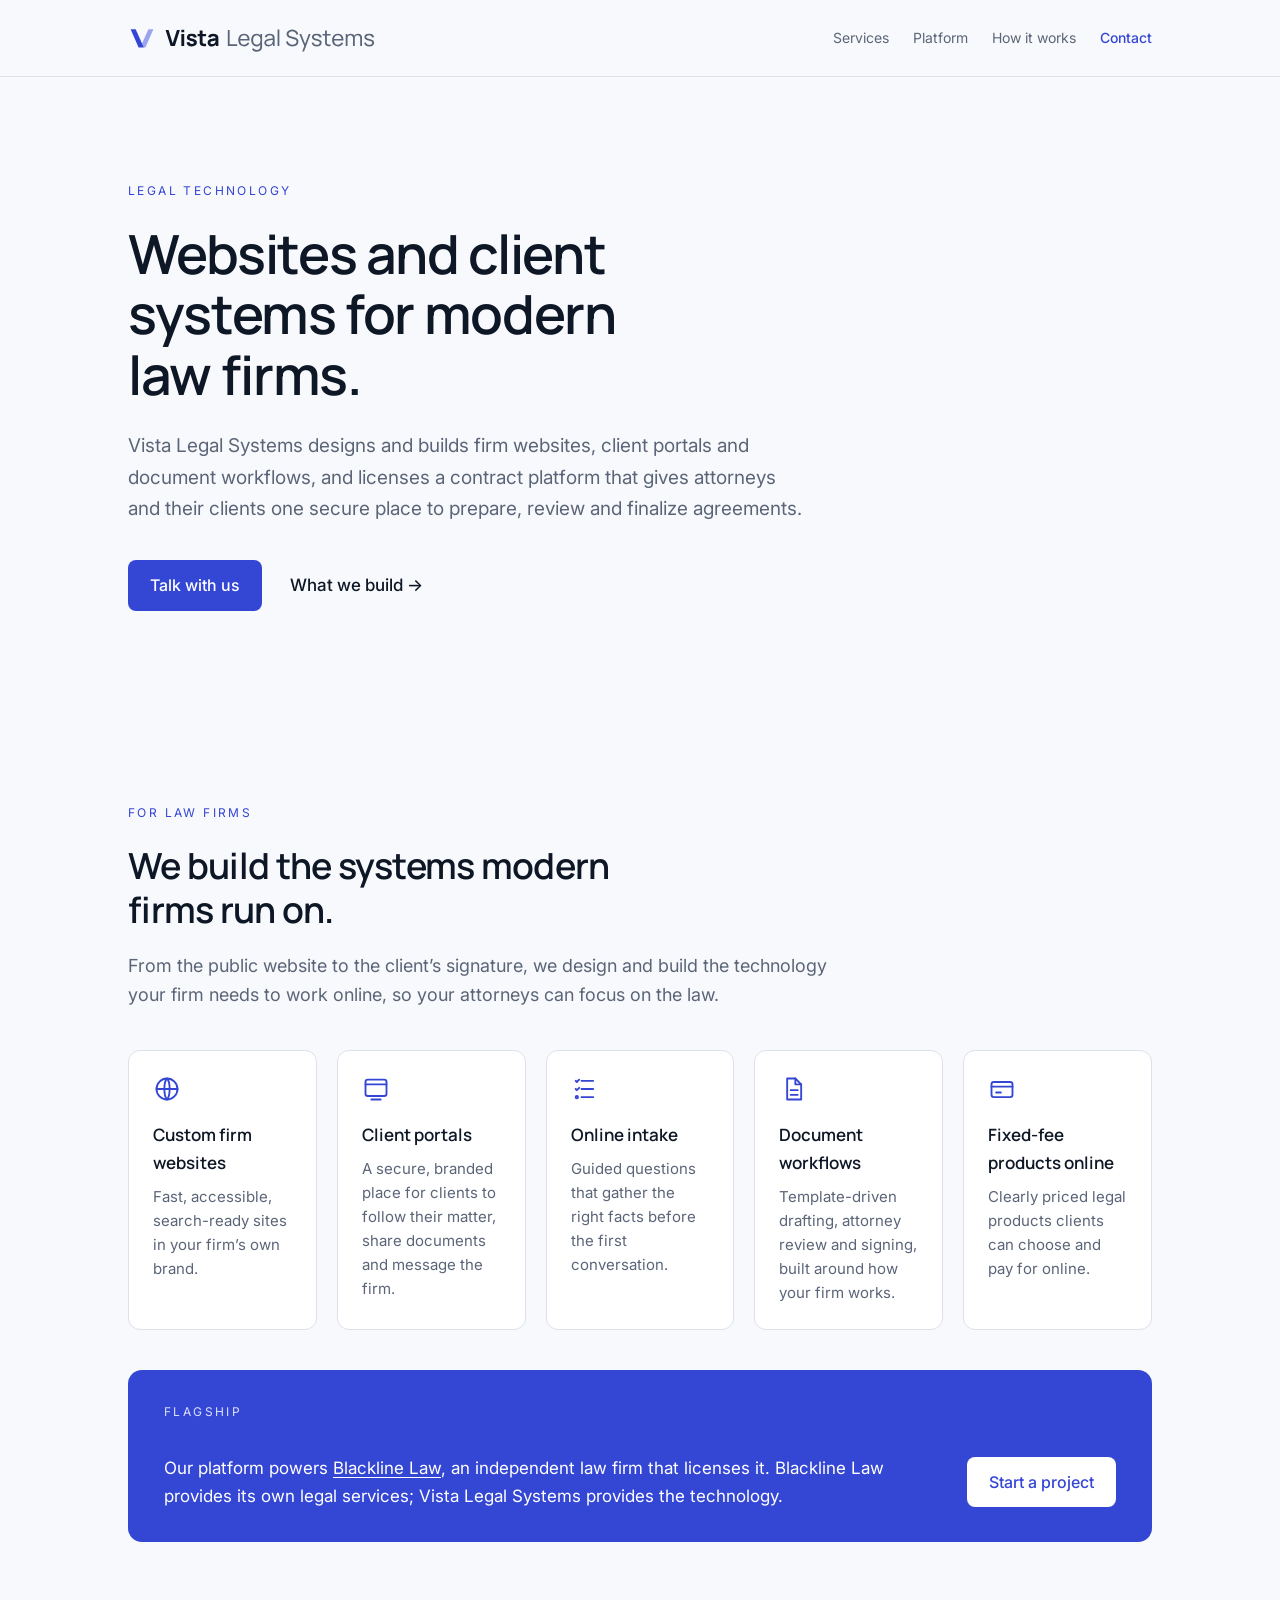
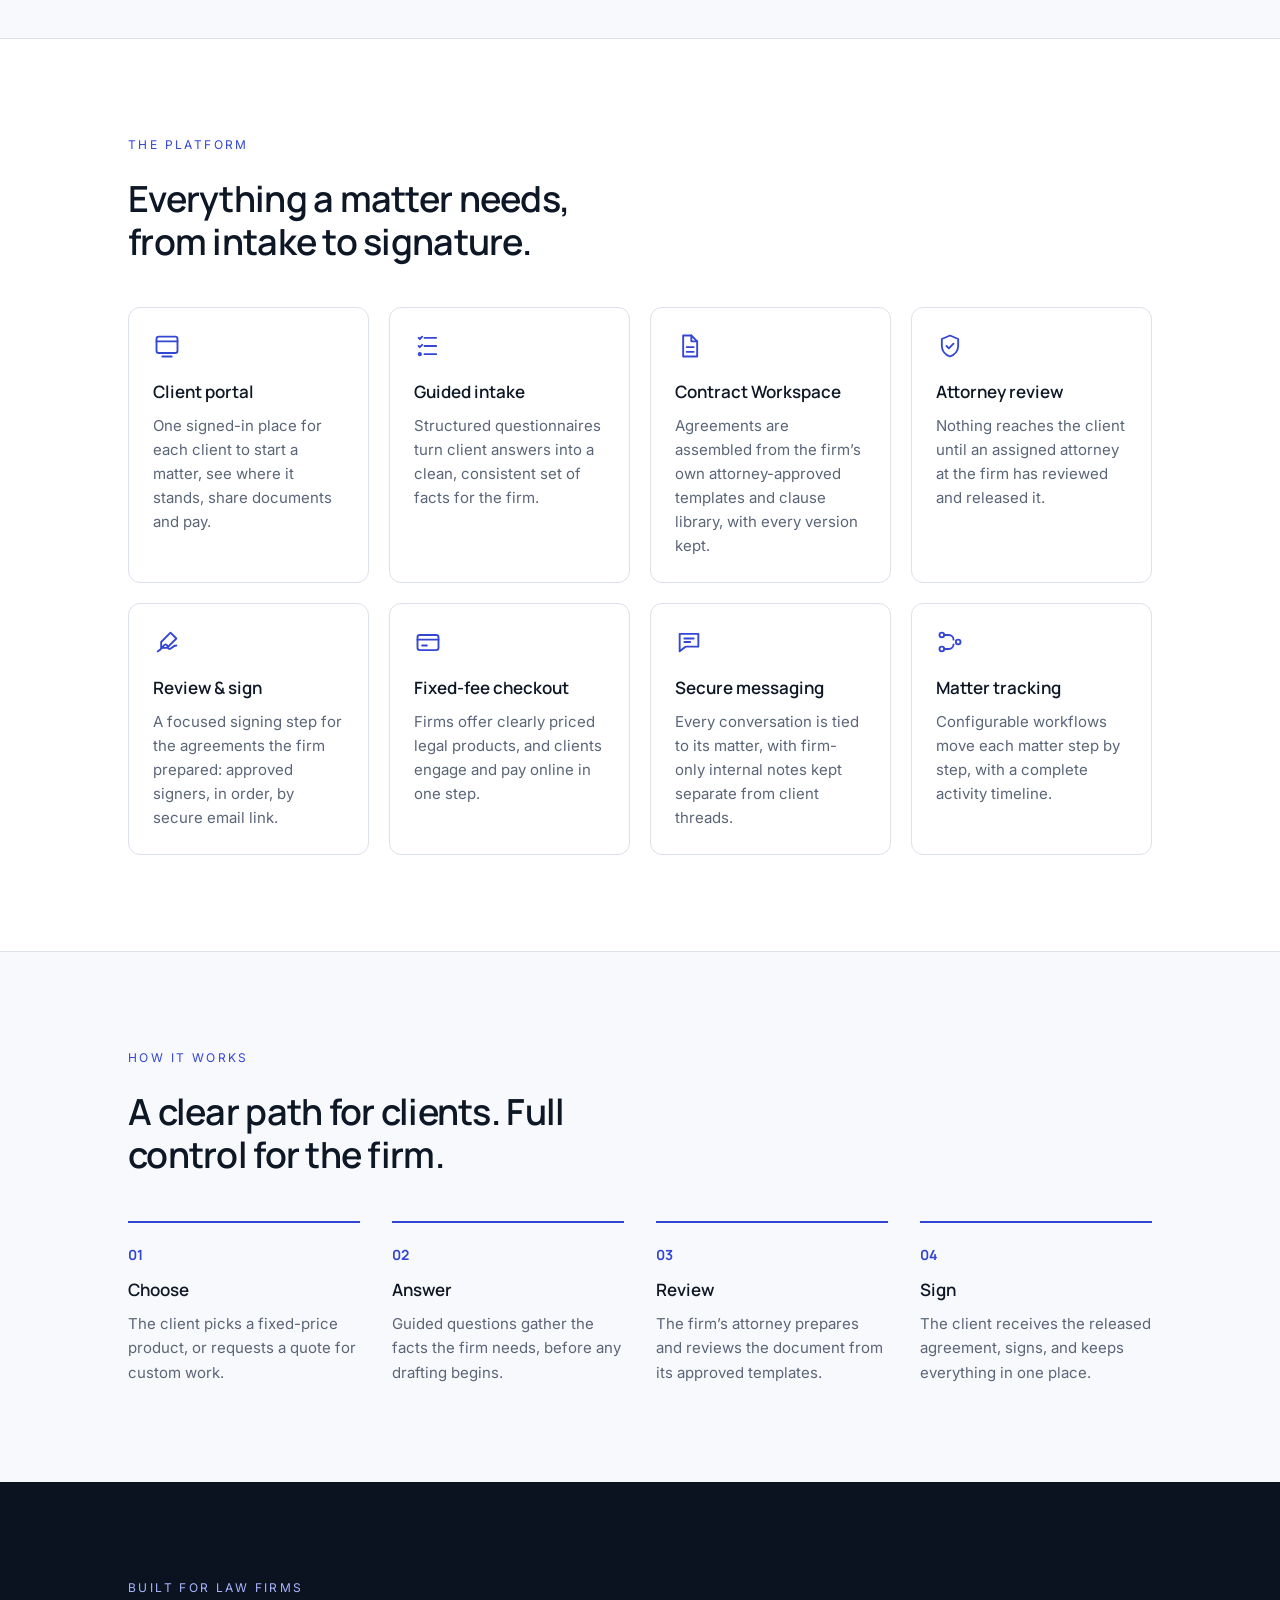
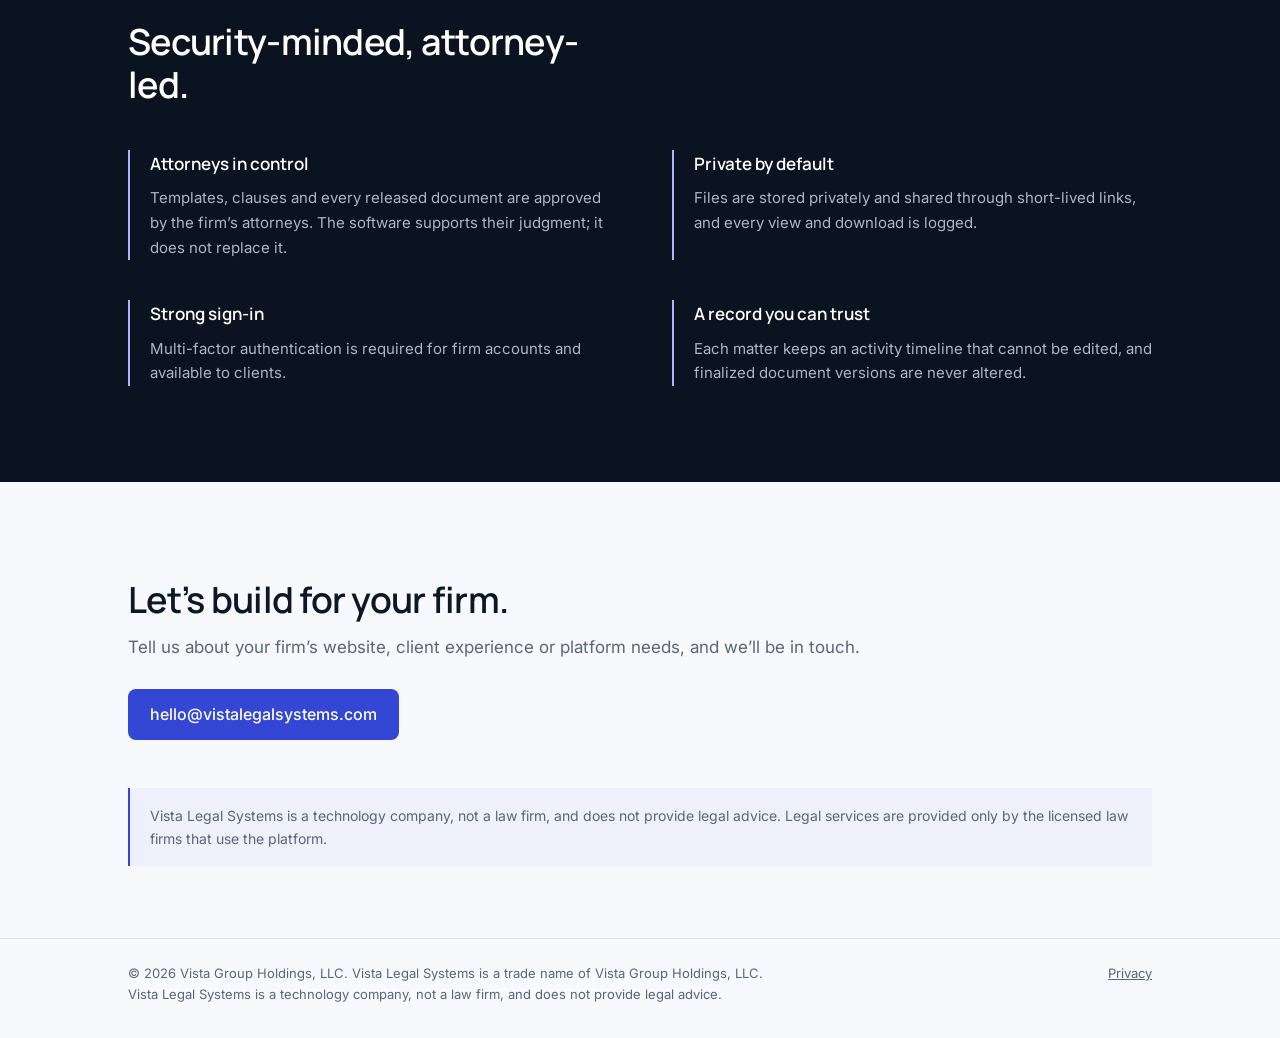
<file: index.html>
<!doctype html><html lang="en"><head><meta charset="utf-8"><meta name="viewport" content="width=device-width,initial-scale=1">
<link rel="icon" href="/favicon.ico" sizes="48x48"><link rel="icon" href="/favicon.svg" type="image/svg+xml"><link rel="icon" href="/favicon-32x32.png" sizes="32x32" type="image/png"><link rel="apple-touch-icon" sizes="180x180" href="/apple-touch-icon.png"><link rel="manifest" href="/site.webmanifest">
<link rel="preconnect" href="https://fonts.googleapis.com"><link rel="preconnect" href="https://fonts.gstatic.com" crossorigin>
<link href="https://fonts.googleapis.com/css2?family=Inter:wght@300;400;500;600&family=Manrope:wght@500;600;700&display=swap" rel="stylesheet"><link rel="stylesheet" href="/style.css"><meta name="theme-color" content="#3446D4">
<title>Vista Legal Systems | Websites and client systems for law firms</title>
<meta name="description" content="Vista Legal Systems builds websites, client portals and document workflows for law firms, and licenses a secure contract platform.">
<link rel="canonical" href="https://vistalegalsystems.com/">
<meta property="og:type" content="website"><meta property="og:url" content="https://vistalegalsystems.com/"><meta property="og:title" content="Vista Legal Systems"><meta property="og:description" content="Software for modern legal practice."><meta property="og:image" content="https://vistalegalsystems.com/og-image.png"><meta name="twitter:card" content="summary_large_image">
</head><body><a class="skip" href="#main">Skip to content</a><header><div class="wrap"><a class="mark" href="/" aria-label="Vista Legal Systems home"><img src="/logo.svg" alt="Vista Legal Systems" width="247" height="28"></a><nav aria-label="Main"><a href="#services">Services</a><a href="#capabilities">Platform</a><a href="#how">How it works</a><a href="#contact" class="btn-s">Contact</a></nav></div></header>
<main id="main">
<section class="hero wrap"><p class="eyebrow">Legal technology</p><h1>Websites and client systems for modern law firms.</h1>
<p class="lede">Vista Legal Systems designs and builds firm websites, client portals and document workflows, and licenses a contract platform that gives attorneys and their clients one secure place to prepare, review and finalize agreements.</p>
<p class="cta"><a class="btn" href="mailto:hello@vistalegalsystems.com">Talk with us</a><a class="link" href="#services">What we build →</a></p></section>
<section id="services" class="wrap sec"><p class="eyebrow">For law firms</p><h2>We build the systems modern firms run on.</h2>
<p class="intro">From the public website to the client’s signature, we design and build the technology your firm needs to work online, so your attorneys can focus on the law.</p>
<div class="grid five"><div class="card"><svg class="ic" viewBox="0 0 24 24" aria-hidden="true" fill="none" stroke="currentColor" stroke-width="1.6" stroke-linecap="round" stroke-linejoin="round"><circle cx="12" cy="12" r="9"/><path d="M3 12h18M12 3c3 3 3 15 0 18M12 3c-3 3-3 15 0 18"/></svg><h3>Custom firm websites</h3><p>Fast, accessible, search-ready sites in your firm’s own brand.</p></div><div class="card"><svg class="ic" viewBox="0 0 24 24" aria-hidden="true" fill="none" stroke="currentColor" stroke-width="1.6" stroke-linecap="round" stroke-linejoin="round"><rect x="3" y="4" width="18" height="14" rx="2"/><path d="M3 8h18M8 21h8"/></svg><h3>Client portals</h3><p>A secure, branded place for clients to follow their matter, share documents and message the firm.</p></div><div class="card"><svg class="ic" viewBox="0 0 24 24" aria-hidden="true" fill="none" stroke="currentColor" stroke-width="1.6" stroke-linecap="round" stroke-linejoin="round"><path d="M9 5h10M9 12h10M9 19h10"/><path d="M4 5l1 1 2-2M4 12l1 1 2-2"/><circle cx="5" cy="19" r="1"/></svg><h3>Online intake</h3><p>Guided questions that gather the right facts before the first conversation.</p></div><div class="card"><svg class="ic" viewBox="0 0 24 24" aria-hidden="true" fill="none" stroke="currentColor" stroke-width="1.6" stroke-linecap="round" stroke-linejoin="round"><path d="M7 3h7l5 5v13H7z"/><path d="M14 3v5h5M10 13h6M10 17h6"/></svg><h3>Document workflows</h3><p>Template-driven drafting, attorney review and signing, built around how your firm works.</p></div><div class="card"><svg class="ic" viewBox="0 0 24 24" aria-hidden="true" fill="none" stroke="currentColor" stroke-width="1.6" stroke-linecap="round" stroke-linejoin="round"><rect x="3" y="6" width="18" height="13" rx="2"/><path d="M3 10h18M7 15h4"/></svg><h3>Fixed-fee products online</h3><p>Clearly priced legal products clients can choose and pay for online.</p></div></div>
<div class="flagship"><p class="eyebrow">Flagship</p><p>Our platform powers <a href="https://blackline.law" rel="noopener">Blackline Law</a>, an independent law firm that licenses it. Blackline Law provides its own legal services; Vista Legal Systems provides the technology.</p><a class="btn" href="mailto:hello@vistalegalsystems.com?subject=Building%20for%20our%20firm">Start a project</a></div></section>
<section id="capabilities" class="band"><div class="wrap"><p class="eyebrow">The platform</p><h2>Everything a matter needs, from intake to signature.</h2><div class="grid"><div class="card"><svg class="ic" viewBox="0 0 24 24" aria-hidden="true" fill="none" stroke="currentColor" stroke-width="1.6" stroke-linecap="round" stroke-linejoin="round"><rect x="3" y="4" width="18" height="14" rx="2"/><path d="M3 8h18M8 21h8"/></svg><h3>Client portal</h3><p>One signed-in place for each client to start a matter, see where it stands, share documents and pay.</p></div><div class="card"><svg class="ic" viewBox="0 0 24 24" aria-hidden="true" fill="none" stroke="currentColor" stroke-width="1.6" stroke-linecap="round" stroke-linejoin="round"><path d="M9 5h10M9 12h10M9 19h10"/><path d="M4 5l1 1 2-2M4 12l1 1 2-2"/><circle cx="5" cy="19" r="1"/></svg><h3>Guided intake</h3><p>Structured questionnaires turn client answers into a clean, consistent set of facts for the firm.</p></div><div class="card"><svg class="ic" viewBox="0 0 24 24" aria-hidden="true" fill="none" stroke="currentColor" stroke-width="1.6" stroke-linecap="round" stroke-linejoin="round"><path d="M7 3h7l5 5v13H7z"/><path d="M14 3v5h5M10 13h6M10 17h6"/></svg><h3>Contract Workspace</h3><p>Agreements are assembled from the firm’s own attorney-approved templates and clause library, with every version kept.</p></div><div class="card"><svg class="ic" viewBox="0 0 24 24" aria-hidden="true" fill="none" stroke="currentColor" stroke-width="1.6" stroke-linecap="round" stroke-linejoin="round"><path d="M12 3l7 3v6c0 4-3 7.5-7 9-4-1.5-7-5-7-9V6z"/><path d="M9 12l2 2 4-4"/></svg><h3>Attorney review</h3><p>Nothing reaches the client until an assigned attorney at the firm has reviewed and released it.</p></div><div class="card"><svg class="ic" viewBox="0 0 24 24" aria-hidden="true" fill="none" stroke="currentColor" stroke-width="1.6" stroke-linecap="round" stroke-linejoin="round"><path d="M4 20c3-1 5-6 7-6s1 4 3 4 3-3 6-3"/><path d="M15 4l5 5-8 8H7v-5z"/></svg><h3>Review & sign</h3><p>A focused signing step for the agreements the firm prepared: approved signers, in order, by secure email link.</p></div><div class="card"><svg class="ic" viewBox="0 0 24 24" aria-hidden="true" fill="none" stroke="currentColor" stroke-width="1.6" stroke-linecap="round" stroke-linejoin="round"><rect x="3" y="6" width="18" height="13" rx="2"/><path d="M3 10h18M7 15h4"/></svg><h3>Fixed-fee checkout</h3><p>Firms offer clearly priced legal products, and clients engage and pay online in one step.</p></div><div class="card"><svg class="ic" viewBox="0 0 24 24" aria-hidden="true" fill="none" stroke="currentColor" stroke-width="1.6" stroke-linecap="round" stroke-linejoin="round"><path d="M4 5h16v11H9l-5 4z"/><path d="M8 9h8M8 12h5"/></svg><h3>Secure messaging</h3><p>Every conversation is tied to its matter, with firm-only internal notes kept separate from client threads.</p></div><div class="card"><svg class="ic" viewBox="0 0 24 24" aria-hidden="true" fill="none" stroke="currentColor" stroke-width="1.6" stroke-linecap="round" stroke-linejoin="round"><circle cx="5" cy="6" r="2"/><circle cx="5" cy="18" r="2"/><circle cx="19" cy="12" r="2"/><path d="M7 6h4a4 4 0 0 1 4 4v0M7 18h4a4 4 0 0 0 4-4"/></svg><h3>Matter tracking</h3><p>Configurable workflows move each matter step by step, with a complete activity timeline.</p></div></div></div></section>
<section id="how" class="wrap sec"><p class="eyebrow">How it works</p><h2>A clear path for clients. Full control for the firm.</h2><ol class="steps"><li><span class="num">01</span><h3>Choose</h3><p>The client picks a fixed-price product, or requests a quote for custom work.</p></li><li><span class="num">02</span><h3>Answer</h3><p>Guided questions gather the facts the firm needs, before any drafting begins.</p></li><li><span class="num">03</span><h3>Review</h3><p>The firm’s attorney prepares and reviews the document from its approved templates.</p></li><li><span class="num">04</span><h3>Sign</h3><p>The client receives the released agreement, signs, and keeps everything in one place.</p></li></ol></section>
<section class="dark"><div class="wrap sec"><p class="eyebrow">Built for law firms</p><h2>Security-minded, attorney-led.</h2><div class="principles"><div><h3>Attorneys in control</h3><p>Templates, clauses and every released document are approved by the firm’s attorneys. The software supports their judgment; it does not replace it.</p></div><div><h3>Private by default</h3><p>Files are stored privately and shared through short-lived links, and every view and download is logged.</p></div><div><h3>Strong sign-in</h3><p>Multi-factor authentication is required for firm accounts and available to clients.</p></div><div><h3>A record you can trust</h3><p>Each matter keeps an activity timeline that cannot be edited, and finalized document versions are never altered.</p></div></div></div></section>
<section id="contact" class="wrap contact"><h2>Let’s build for your firm.</h2><p>Tell us about your firm’s website, client experience or platform needs, and we’ll be in touch.</p><a class="btn" href="mailto:hello@vistalegalsystems.com">hello@vistalegalsystems.com</a></section>
<div class="wrap"><p class="notice">Vista Legal Systems is a technology company, not a law firm, and does not provide legal advice. Legal services are provided only by the licensed law firms that use the platform.</p></div>
</main><footer><div class="wrap"><span>© 2026 Vista Group Holdings, LLC. Vista Legal Systems is a trade name of Vista Group Holdings, LLC.<br>Vista Legal Systems is a technology company, not a law firm, and does not provide legal advice.</span><span><a href="/privacy.html">Privacy</a></span></div></footer></body></html>
</file>
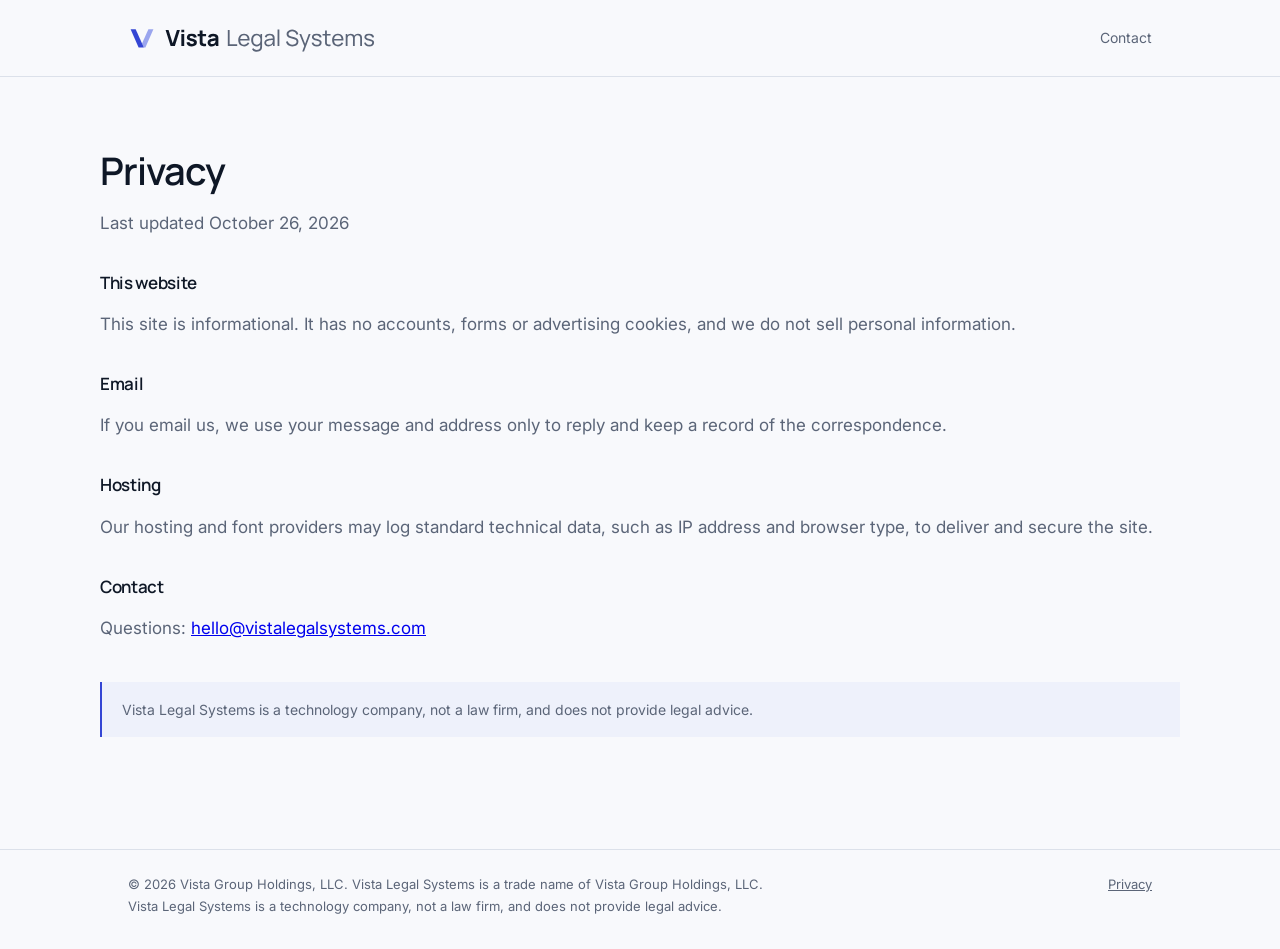
<file: privacy.html>
<!doctype html><html lang="en"><head><meta charset="utf-8"><meta name="viewport" content="width=device-width,initial-scale=1">
<link rel="icon" href="/favicon.ico" sizes="48x48"><link rel="icon" href="/favicon.svg" type="image/svg+xml"><link rel="icon" href="/favicon-32x32.png" sizes="32x32" type="image/png"><link rel="apple-touch-icon" sizes="180x180" href="/apple-touch-icon.png"><link rel="manifest" href="/site.webmanifest">
<link rel="preconnect" href="https://fonts.googleapis.com"><link rel="preconnect" href="https://fonts.gstatic.com" crossorigin>
<link href="https://fonts.googleapis.com/css2?family=Inter:wght@300;400;500;600&family=Manrope:wght@500;600;700&display=swap" rel="stylesheet"><link rel="stylesheet" href="/style.css"><meta name="theme-color" content="#3446D4">
<title>Privacy | Vista Legal Systems</title><meta name="description" content="Privacy notice for vistalegalsystems.com."><link rel="canonical" href="https://vistalegalsystems.com/privacy.html">
</head><body><header><div class="wrap"><a class="mark" href="/" aria-label="Vista Legal Systems home"><img src="/logo.svg" alt="Vista Legal Systems" width="247" height="28"></a><nav><a href="mailto:hello@vistalegalsystems.com">Contact</a></nav></div></header>
<main class="wrap doc"><h1>Privacy</h1><p>Last updated October 26, 2026</p>
<h2>This website</h2><p>This site is informational. It has no accounts, forms or advertising cookies, and we do not sell personal information.</p>
<h2>Email</h2><p>If you email us, we use your message and address only to reply and keep a record of the correspondence.</p>
<h2>Hosting</h2><p>Our hosting and font providers may log standard technical data, such as IP address and browser type, to deliver and secure the site.</p>
<h2>Contact</h2><p>Questions: <a href="mailto:hello@vistalegalsystems.com">hello@vistalegalsystems.com</a></p>
<p class="notice" style="margin-top:40px">Vista Legal Systems is a technology company, not a law firm, and does not provide legal advice.</p></main><footer><div class="wrap"><span>© 2026 Vista Group Holdings, LLC. Vista Legal Systems is a trade name of Vista Group Holdings, LLC.<br>Vista Legal Systems is a technology company, not a law firm, and does not provide legal advice.</span><span><a href="/privacy.html">Privacy</a></span></div></footer></body></html>
</file>
<file: style.css>
:root{--ink:#0E1726;--slate:#5B6578;--line:#DCE1EA;--bg:#F8F9FC;--accent:#3446D4}
*{box-sizing:border-box}html{-webkit-text-size-adjust:100%}
body{margin:0;background:var(--bg);color:var(--ink);font:17px/1.65 "Inter",system-ui,-apple-system,"Segoe UI",sans-serif}
.wrap{max-width:880px;margin:0 auto;padding:0 28px}
header{border-bottom:1px solid var(--line)}
header .wrap{display:flex;align-items:center;justify-content:space-between;height:76px}
.mark{font-weight:600;letter-spacing:.26em;font-size:14px;color:var(--ink);text-decoration:none}
.mark span{color:var(--accent)}
nav a{color:var(--slate);text-decoration:none;font-size:14px}nav a:hover{color:var(--ink)}
.hero{padding:112px 0 88px}
.eyebrow{font-size:12px;letter-spacing:.2em;text-transform:uppercase;color:var(--accent);margin:0 0 22px}
h1{font-weight:300;font-size:clamp(34px,5.4vw,54px);line-height:1.12;letter-spacing:-.015em;margin:0 0 26px;max-width:15ch}
.lede{color:var(--slate);font-size:19px;max-width:36em;margin:0}
.points{border-top:1px solid var(--line);display:grid;grid-template-columns:repeat(3,1fr);gap:40px;padding:56px 0 72px}
.points h2{font-size:15px;font-weight:600;margin:0 0 10px}
.points p{margin:0;color:var(--slate);font-size:15px}
.points .n{display:block;width:24px;height:1px;background:var(--accent);margin-bottom:20px}
.contact{border-top:1px solid var(--line);padding:56px 0 64px}
.contact p{margin:0 0 6px;color:var(--slate)}.contact a{color:var(--ink);font-size:20px;text-decoration:none;border-bottom:1px solid var(--accent)}
.notice{font-size:14px;color:var(--slate);background:#EEF1FB;border-left:2px solid var(--accent);padding:16px 20px;margin:0 0 72px}
footer{border-top:1px solid var(--line);font-size:13px;color:var(--slate)}
footer .wrap{display:flex;justify-content:space-between;gap:24px;padding-top:24px;padding-bottom:32px}footer a{color:var(--slate)}
.doc{padding:72px 0 40px;max-width:40em}.doc h1{font-size:38px;margin-bottom:12px}.doc h2{font-size:17px;margin:36px 0 8px}.doc p{color:var(--slate)}
@media(max-width:720px){.hero{padding:72px 0 56px}.points{grid-template-columns:1fr;gap:32px}.mark{font-size:12px;letter-spacing:.2em}footer .wrap{flex-direction:column;gap:8px}}

.mark img{display:block;height:28px;width:auto}h1,.points h2,.doc h1{font-family:"Manrope","Inter",system-ui,sans-serif}h1{font-weight:600;letter-spacing:-.025em}@media(max-width:720px){.mark img{height:24px}}

.skip{position:absolute;left:-999px}.skip:focus{left:12px;top:12px;background:#fff;padding:8px 12px;z-index:9}
nav{display:flex;gap:24px;align-items:center}nav .btn-s{color:var(--accent);font-weight:500}
.wrap{max-width:1080px}
.hero{padding:104px 28px 96px}.hero h1{max-width:16ch}
.cta{margin:36px 0 0;display:flex;gap:28px;align-items:center;flex-wrap:wrap}
.btn{display:inline-block;background:var(--accent);color:#fff;text-decoration:none;font-weight:500;font-size:16px;padding:12px 22px;border-radius:8px}.btn:hover{background:#2838B8}
.btn:focus-visible,a:focus-visible{outline:2px solid var(--accent);outline-offset:3px}
.link{color:var(--ink);text-decoration:none;font-weight:500}
h2{font-family:"Manrope","Inter",sans-serif;font-weight:600;font-size:clamp(26px,3.4vw,36px);letter-spacing:-.02em;line-height:1.2;margin:0 0 44px;max-width:22ch}
h3{font-family:"Manrope","Inter",sans-serif;font-size:17px;font-weight:600;margin:0 0 8px}
.band{background:#fff;border-top:1px solid var(--line);border-bottom:1px solid var(--line);padding:96px 0}
.grid{display:grid;grid-template-columns:repeat(4,1fr);gap:20px}
.card{border:1px solid var(--line);border-radius:12px;padding:24px;background:#fff}.card p{margin:0;color:var(--slate);font-size:15px;line-height:1.6}
.ic{width:28px;height:28px;color:var(--accent);margin-bottom:18px;display:block}
.sec{padding:96px 28px}
.steps{list-style:none;margin:0;padding:0;display:grid;grid-template-columns:repeat(4,1fr);gap:32px}
.steps li{border-top:2px solid var(--accent);padding-top:20px}.steps p{margin:0;color:var(--slate);font-size:15px}
.num{display:block;font-family:"Manrope",sans-serif;font-weight:700;color:var(--accent);font-size:14px;margin-bottom:10px}
.dark{background:#0B1220;color:#fff}.dark .eyebrow{color:#A9B6FF}.dark h2{color:#fff}
.principles{display:grid;grid-template-columns:repeat(2,1fr);gap:40px 64px}.principles p{margin:0;color:#AEB6C7;font-size:15px}
.principles div{border-left:2px solid #A9B6FF;padding-left:20px}
.contact{padding:96px 28px 48px;text-align:left;border-top:0}.contact h2{margin-bottom:12px}.contact p{color:var(--slate);margin:0 0 28px}
.contact a.btn{color:#fff;font-size:16px;border:0}
@media(max-width:960px){.grid{grid-template-columns:repeat(2,1fr)}.steps{grid-template-columns:repeat(2,1fr)}}
@media(max-width:720px){nav a:not(.btn-s){display:none}.grid,.steps,.principles{grid-template-columns:1fr}.band,.sec{padding-top:64px;padding-bottom:64px}.hero{padding:64px 28px}}
.powering{padding:0 28px 56px}.powering p{margin:0;border-top:1px solid var(--line);padding-top:24px;color:var(--slate);font-size:15px}.powering .eyebrow{display:inline;margin-right:14px}.powering a{color:var(--ink);text-decoration:underline;text-decoration-color:var(--accent);text-underline-offset:3px}
.intro{color:var(--slate);font-size:18px;max-width:40em;margin:-24px 0 40px}.grid.five{grid-template-columns:repeat(5,1fr)}
.flagship{margin-top:40px;background:var(--accent);color:#fff;border-radius:14px;padding:32px 36px;display:flex;gap:32px;align-items:center;justify-content:space-between;flex-wrap:wrap}.flagship p{margin:0;max-width:44em}.flagship .eyebrow{color:#DDE2FF;margin:0;flex-basis:100%}.flagship a{color:#fff;text-underline-offset:3px}.flagship .btn{background:#fff;color:var(--accent);text-decoration:none}
@media(max-width:960px){.grid.five{grid-template-columns:repeat(2,1fr)}}@media(max-width:720px){.grid.five{grid-template-columns:1fr}}
</file>
